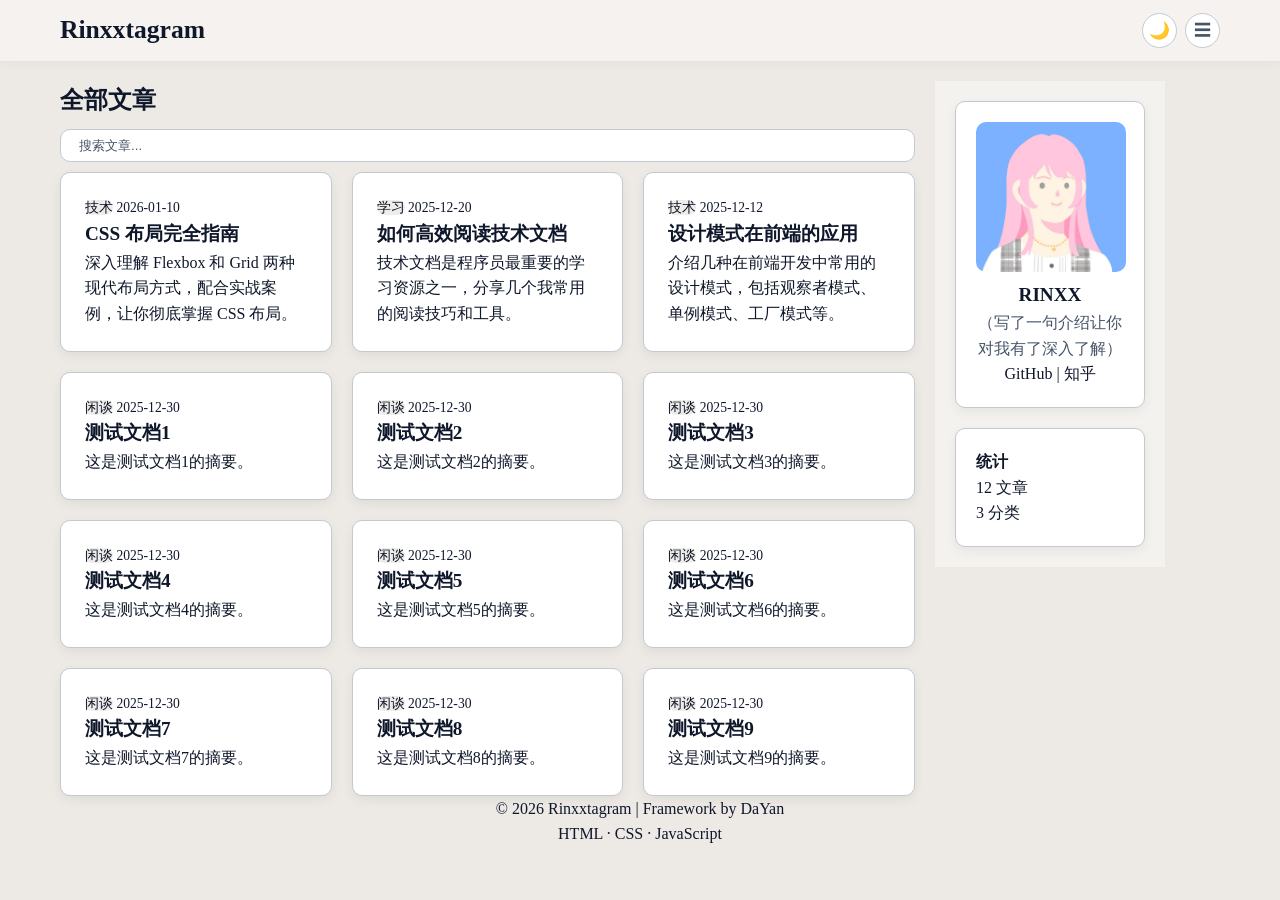
<file: Project1/index.html>
<!DOCTYPE html>
<html lang="zh-CN">
<head>
    <meta charset="UTF-8" />
    <meta name="viewport" content="width=device-width, initial-scale=1.0" />
    <!-- 
      ═══════════════════════════════════════════════════════════
      这里存放了网站标题、favicon、SEO 等知识点
      你可以选择性修改，或直接删除整段并重写你想要的
      ═══════════════════════════════════════════════════════════
    -->
    <title>Rinxxtagram</title>
    <link rel="stylesheet" href="main.css" />
</head>
<body>

    <!-- ========================================================== -->
    <!-- 导航栏                                                -->
    <!-- ═════════════════════════════════════════════════════════════════ -->
    
    <nav class="navbar" id="navbar">
        <div class="container nav-container">
            <span class="logo">Rinxxtagram</span>
            <ul class="nav-menu" id="navMenu">
                <li><a href="index.html" class="active">首页</a></li>
                <li><a href="about.html" class="active">关于</a></li>
            </ul>
            <div class="nav-actions">
                <button class="theme-toggle" id="themeToggle" title="切换主题">🌙</button>
                <button class="menu-toggle" id="menuToggle" title="菜单栏" aria-label="菜单">☰</button>
            </div>
        </div>
    </nav>

    <!-- ========================================================== -->
    <!-- 博客主要内容                                              -->
    <!-- ═══════════════════════════════════════════════════════════ -->

    <main class="container main-grid">

        <!-- ===== 文章列表 ===== -->
        <section class="articles-section">
            <div class="section-header">
                <h2 id="text">全部文章</h2>
                <div class="search-box">
                    <!-- 必须保留 id="searchInput" -->
                    <input type="text" id="searchInput" placeholder="搜索文章..." />
                </div>
            </div>

            <!-- 分类筛选 — 必须保留 id="categoryFilters" -->
            <div class="category-filters" id="categoryFilters">
                <!-- 由 JS 动态生成，你也可以删掉自己写 -->
            </div>

            <!-- 文章列表 — 必须保留 id="articlesGrid" -->
            <div class="articles-grid" id="articlesGrid">
            </div>
        </section>

        <!-- ===== 侧边栏 ===== -->
        <aside class="sidebar">

            <!-- ========================================================== -->
            <!-- 你可以删掉整个侧边栏重写，或删掉部分卡片              -->
            <!-- ========================================================== -->

            <!-- 个人简介 -->
            <div class="sidebar-card profile-card">
                <img src="photo.png" style="width:150px;height:150px;border-radius:10px">
                <h3>RINXX</h3>
                <p class="profile-bio">（写了一句介绍让你对我有了深入了解）</p>
                <div class="profile-social">
                    <a href="https://github.com/RINXXxu">GitHub</a>
                    <span> | </span>
                    <a href="https://www.zhihu.com/people/dramione-45">知乎</a>
                </div>
            </div>

            <!-- (选做) 统计 — 完成该功能需保留 id="totalArticles" "totalCategories" -->
            <div class="sidebar-card">
                <h4>统计</h4>
                <div class="stats-grid">
                    <div class="stat-item">
                        <span class="stat-number" id="totalArticles">12</span>
                        <span class="stat-label">文章</span>
                    </div>
                    <div class="stat-item">
                        <span class="stat-number" id="totalCategories">3</span>
                        <span class="stat-label">分类</span>
                    </div>
                </div>
            </div>

        </aside>

    </main>

    <button id="backToTop" class="back-to-top" aria-label="返回顶部">↑</button>

    <!-- ========================================================== -->
    <!-- 页脚                                                     -->
    <!-- ========================================================== -->
    
    <footer class="footer">
        <div class="container footer-content">
            <p>© 2026 Rinxxtagram | Framework by <a href="https://github.com/hechawai">DaYan</a></p>
            <p class="footer-tech">HTML · CSS · JavaScript</p>
        </div>
    </footer>

    <script src="data.js"></script>
    <script src="main.js"></script>
</body>
</html>
</file>
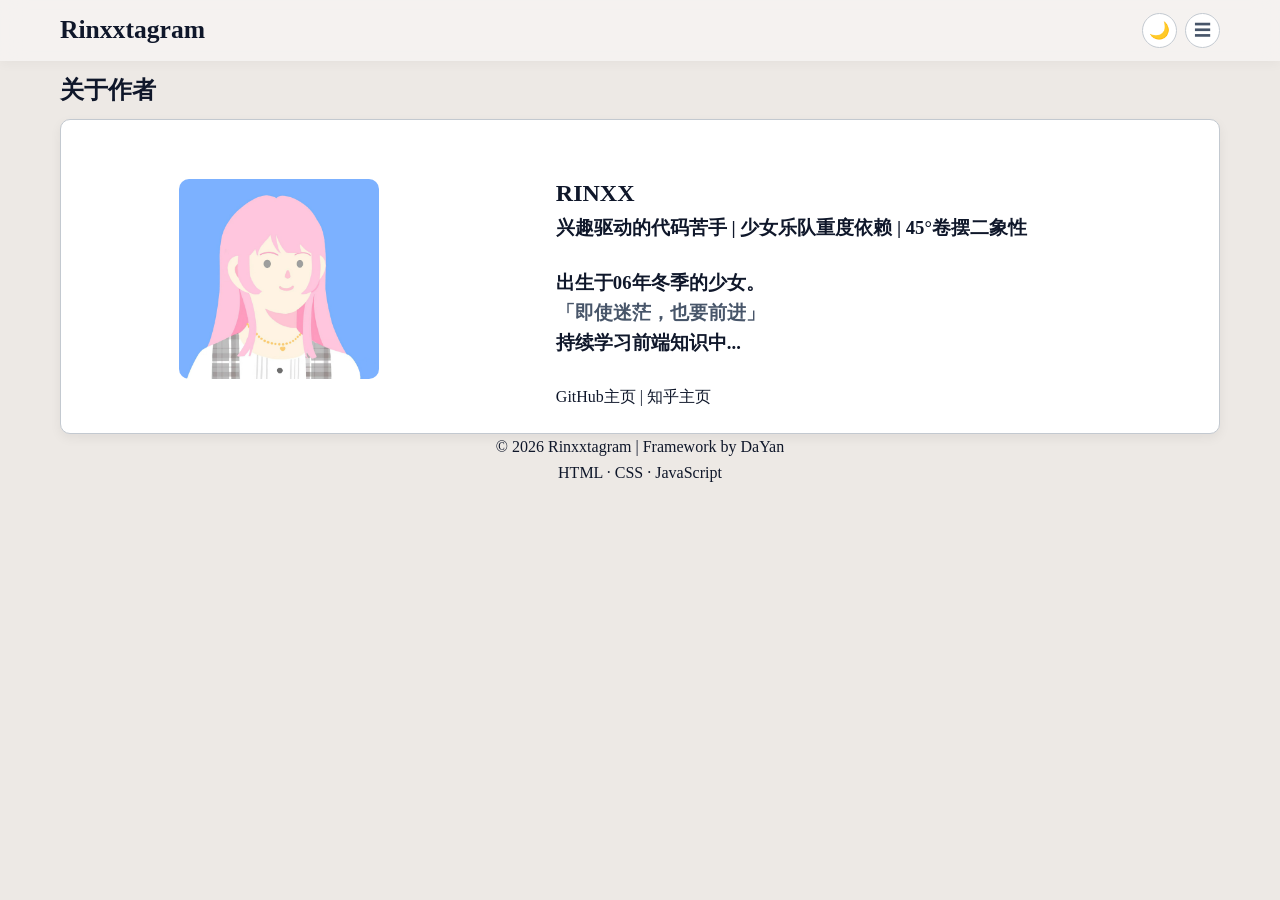
<file: Project1/about.html>
<!DOCTYPE html>
<html lang="zh-CN">
<head>
    <meta charset="UTF-8" />
    <meta name="viewport" content="width=device-width, initial-scale=1.0" />
    <title>Rinxxtagram</title>
    <link rel="stylesheet" href="about.css" />
    <link rel="stylesheet" href="main.css" />
</head>
<body>
    <nav class="navbar" id="navbar">
        <div class="container nav-container">
            <span class="logo">Rinxxtagram</span>
            <ul class="nav-menu" id="navMenu">
                <li><a href="index.html" class="active">首页</a></li>
                <li><a href="about.html" class="active">关于</a></li>
            </ul>
            <div class="nav-actions">
                <button class="theme-toggle" id="themeToggle" title="切换主题">🌙</button>
                <button class="menu-toggle" id="menuToggle" aria-label="菜单">☰</button>
            </div>
        </div>
    </nav>
    <main class="container">
        <h2 id="about-title">关于作者</h2>
        <div class="aboutContainer main-Grid">
            <div class="aboutPicture">
                <img src="photo.png" style="width:200px;height:200px;border-radius:10px">
            </div>   
            <div class="aboutArticle">
                <h2>RINXX</h2>
                <h3 class="about-text">兴趣驱动的代码苦手 | 少女乐队重度依赖 | 45°卷摆二象性</h3>
                <br>
                <h3 class="about-text">出生于06年冬季的少女。</h3>
                <h3 style="color:var(--text-secondary);">「即使迷茫，也要前进」</h3>
                <h3 class="about-text">持续学习前端知识中...</h3>
                <br>
                <div class="profile-social">
                <a href="https://github.com/RINXXxu">GitHub主页</a>
                <span> | </span>
                <a href="https://www.zhihu.com/people/dramione-45">知乎主页</a>
                </div>
            </div>
        </div>
    </main>

    <button id="backToTop" class="back-to-top" aria-label="返回顶部">↑</button>

    <!-- ========================================================== -->
    <!-- 页脚                                                     -->
    <!-- ========================================================== -->
    
    <footer class="footer">
        <div class="container footer-content">
            <p>© 2026 Rinxxtagram | Framework by <a href="https://github.com/hechawai">DaYan</a></p>
            <p class="footer-tech">HTML · CSS · JavaScript</p>
        </div>
    </footer>

    <script src="data.js"></script>
    <script src="main.js"></script>
    <script src="post.js"></script>
</body>
</html>
</file>
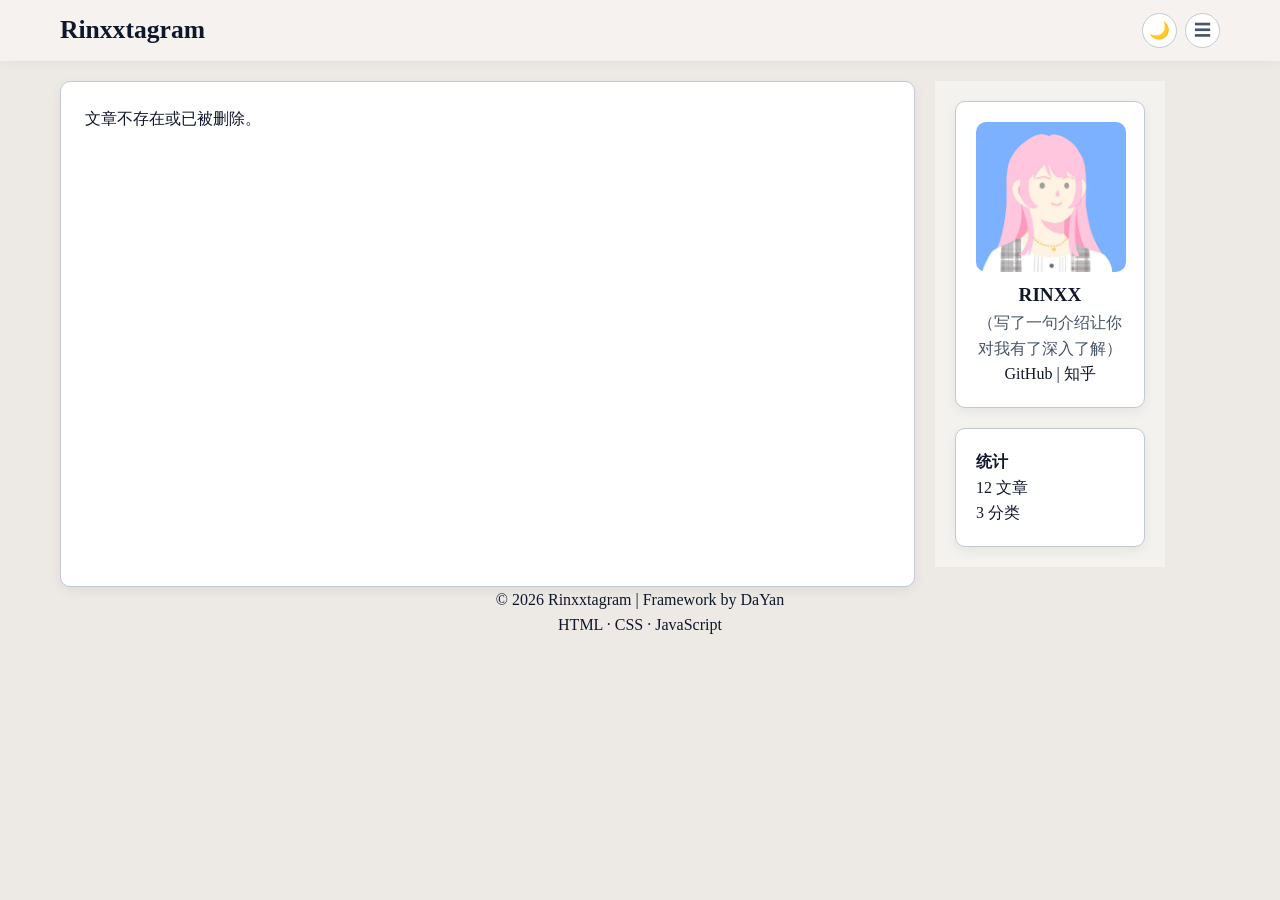
<file: Project1/post.html>
<!DOCTYPE html>
<html lang="zh-CN">
<head>
    <meta charset="UTF-8" />
    <meta name="viewport" content="width=device-width, initial-scale=1.0" />
    <title>Rinxxtagram</title>
    <link rel="stylesheet" href="post.css" />
    <link rel="stylesheet" href="main.css" />
</head>
<body>
    <nav class="navbar" id="navbar">
        <div class="container nav-container">
            <span class="logo">Rinxxtagram</span>
            <ul class="nav-menu" id="navMenu">
                <li><a href="index.html" class="active">首页</a></li>
                <li><a href="about.html" class="active">关于</a></li>
            </ul>
            <div class="nav-actions">
                <button class="theme-toggle" id="themeToggle" title="切换主题">🌙</button>
                <button class="menu-toggle" id="menuToggle" aria-label="菜单">☰</button>
            </div>
        </div>
    </nav>

    <main class="container mainGrid">
        <article class="post-container">
            <h1 id="post-title"></h1>
            <div class="post-meta">
                <span id="post-category" ></span>
                <span id="post-date"></span>
            </div>
            <div id="post-content"></div>
        </article>


            <!-- ===== 侧边栏 ===== -->
        <aside class="sidebar">

            <!-- ========================================================== -->
            <!-- 你可以删掉整个侧边栏重写，或删掉部分卡片              -->
            <!-- ========================================================== -->

            <!-- 个人简介 -->
            <div class="sidebar-card profile-card">
                <img src="photo.png" style="width:150px;height:150px;border-radius:10px">
                <h3>RINXX</h3>
                <p class="profile-bio">（写了一句介绍让你对我有了深入了解）</p>
                <div class="profile-social">
                    <a href="https://github.com/RINXXxu">GitHub</a>
                    <span> | </span>
                    <a href="https://www.zhihu.com/people/dramione-45">知乎</a>
                </div>
            </div>

            <!-- (选做) 统计 — 完成该功能需保留 id="totalArticles" "totalCategories" -->
            <div class="sidebar-card">
                <h4>统计</h4>
                <div class="stats-grid">
                    <div class="stat-item">
                        <span class="stat-number" id="totalArticles">12</span>
                        <span class="stat-label">文章</span>
                    </div>
                    <div class="stat-item">
                        <span class="stat-number" id="totalCategories">3</span>
                        <span class="stat-label">分类</span>
                    </div>
                </div>
            </div>

        </aside>


    </main>

    <button id="backToTop" class="back-to-top" aria-label="返回顶部">↑</button>

    <!-- ========================================================== -->
    <!-- 页脚                                                     -->
    <!-- ========================================================== -->
    
    <footer class="footer">
        <div class="container footer-content">
            <p>© 2026 Rinxxtagram | Framework by <a href="https://github.com/hechawai">DaYan</a></p>
            <p class="footer-tech">HTML · CSS · JavaScript</p>
        </div>
    </footer>

    <script src="data.js"></script>
    <script src="main.js"></script>
    <script src="post.js"></script>
</body>
</html>
</file>
<file: Project1/main.css>
:root {
    --primary:#124eaf;
    --bg-body:#ede9e5;
    --bg-card:#ffffff;
    --bg-nav:rgba(246, 243, 241, 0.9);
    --bg-filter:#efedea;
    --bg-input:#ffffff;
    --text-primary: #0f172a;
    --text-secondary: #475569;
    --border-color: #c3c9d0;
    --shadow: 0 4px 12px rgba(0,0,0,0.06);
    --shadow-hover:0 12px 30px rgba(0, 0, 0, 0.1);
    --transition:0.3s ease;
    --radius:10px;
    --highlight:#ffcc00;
    --text-highlight:#0f172a;
}

body.dark {
    --primary:#3b82f6;
    --bg-body: #0c1526;
    --bg-card: #1e293b;
    --bg-nav: rgba(19, 27, 44, 0.9);
    --bg-filter: #2a3545; /*原定色号#334155*/
    --bg-input:#1e293b;
    --text-primary: #f1f5f9;
    --text-secondary: #cbd5e1;
    --text-muted: #64748b;
    --border-color: #334155;
    --shadow: 0 4px 12px rgba(0, 0, 0, 0.3);
    --shadow-hover: 0 12px 30px rgba(0, 0, 0, 0.5);
    --highlight:#E5C07B;
    --text-highlight:#0c1526;
}

/* ================================================================
   重置
   ================================================================ */
* {
    margin: 0;
    padding: 0;
    box-sizing: border-box;
}

body {
    font-family: system-ui, -apple-system, sans-serif;
    background: var(--bg-body);
    color: var(--text-primary);
    line-height: 1.6;
    transition: background var(--transition), color var(--transition);
    min-height: 100vh;
    font-family:'Times New Roman', Times, serif;
}

.container {
    max-width: 1200px;
    margin: 0 auto;
    padding: 0 20px;
}

/* ================================================================
   导航 (请自行设计)
   ================================================================ */
.navbar {
    background:var(--bg-nav);
    backdrop-filter: blur(12px);
    padding-top:10px;
    padding-bottom:10px;
    box-shadow:0 4px 10px rgba(0,0,0,0.03);;
}

.nav-container {
    display: flex;
    gap: 16px;
}

.logo {
    font-size: 1.6rem;
    font-weight: 700;
    color: var(--text-primary); 
}
.logo:hover {
    color:var(--primary);
}

.nav-menu {
    display:none;
    list-style: none;
    margin-left:20px;
    margin-top:10px;
}
.nav-menu a {
    text-decoration: none;
    color: inherit;
}
.nav-menu a:hover{
    color:var(--primary);
}

.nav-actions {
    display:flex;
    margin-left: auto; 
    gap: 8px;
    align-items: center;
}

.theme-toggle,
.menu-toggle {
    font-size:1.05rem;
    background:var(--bg-card);
    border:1px solid var(--border-color);
    width:35px;
    height:35px;
    border-radius:50%;
    color:var(--text-secondary);
    cursor: pointer;
}
.theme-toggle:hover,
.menu-toggle:hover {
    transform:scale(1.05);
}

.menu-toggle {
    /* 样式由你定义 */
    /* 参考：display: none; */
}

/* ================================================================
   主布局 (请自行设计)
   ================================================================ */
.main-grid {
    /* 样式由你定义 */
    /* 参考：display: grid; grid-template-columns: 2fr 1fr; gap: 32px; */
    /* 参考：padding: 32px 0 48px; */
}

/* ================================================================
   文章区域 (请自行设计)
   ================================================================ */
.section-header {
    /* 样式由你定义 */
    /* 参考：display: flex; justify-content: space-between; align-items: center; */
    /* 参考：flex-wrap: wrap; gap: 12px; margin-bottom: 16px; */
}
.section-header h2 {
    /* 样式由你定义 */
    /* 参考：font-size: 1.5rem; */
}

.search-box {
    /* 样式由你定义 */
    /* 参考：flex: 1; min-width: 180px; max-width: 300px; */
}
.search-box input {
    width: 100%;
    padding:8px 18px;
    border: 1px solid var(--border-color);
    border-radius: var(--radius);
    background: var(--bg-input);
    margin-top:10px;
    margin-bottom:10px;
    color:var(--text-primary);
}
.search-box input:focus {
    border: 1px solid var(--primary);
    outline:none;
}
.search-box input::placeholder{
    color:var(--text-secondary);
}

.category-filters {
    /* 样式由你定义 */
    /* 参考：display: flex; flex-wrap: wrap; gap: 10px; margin-bottom: 24px; */
}

.filter-btn {
    /* 样式由你定义 */
    /* 参考：padding: 6px 20px; border: 1px solid var(--border-color); */
    /* 参考：border-radius: var(--radius-full); background: var(--bg-filter); */
}
.filter-btn:hover {
    /* 样式由你定义 */
    /* 参考：transform: translateY(-2px); box-shadow: var(--shadow); */
}
.filter-btn.active {
    /* 样式由你定义 */
    /* 参考：background: var(--primary); color: #fff; border-color: var(--primary); */
}

.articles-section{
    grid-area:articles;
    margin-top:20px;
}

.articles-grid {
    display: grid;
    gap:20px;
}

.article-card {
    background:var(--bg-card);
    border-radius:var(--radius);
    padding:24px;
    border:1px solid var(--border-color);
    box-shadow: var(--shadow);
    cursor: pointer;
}
.article-card:hover {
    border-color:var(--primary);
    box-shadow: var(--shadow-hover);
}

.article-meta {
    gap:16px;
    color:var(--text-muted);
    font-size:0.85rem;
}

.article-category {
    background: var(--bg-filter);
    border-radius: var(--radius);
}

.article-card h3 {
    font-size:1.2rem;
    color:var(--text-primary);
}
.article-card p {
    color:var(--text-primary);
    /* 样式由你定义 */
    /* 参考：color: var(--text-secondary); margin-bottom: 14px; */
}

.article-footer {
    align-items: center;
    border-top: 1px solid var(--border-color);
    /* 样式由你定义 */
    /* 参考：display: flex; justify-content: space-between; align-items: center; */
    /* 参考：border-top: 1px solid var(--border-color); padding-top: 14px; */
}

mark.highlight{
    background: var(--highlight);
    border-radius: 5px;
    color: var(--text-highlight);
    padding: 0;
}

.fav-btn {
    /* 样式由你定义 */
    /* 参考：background: none; border: none; cursor: pointer; font-size: 1.2rem; */
}
.fav-btn:hover {
    /* 样式由你定义 */
    /* 参考：transform: scale(1.2); */
}
.fav-btn.favorited {
    /* 样式由你定义 */
    /* 参考：color: #f59e0b; */
}

.empty-state {
    /* 样式由你定义 */
    /* 参考：text-align: center; padding: 48px 20px; color: var(--text-muted); */
    /* 参考：background: var(--bg-card); border: 2px dashed var(--border-color); */
}

/* ================================================================
   侧边栏 (请自行设计)
   ================================================================ */
.sidebar {
    grid-area:sidebar;
    margin-top: 20px;
    max-width: 230px;
    background:var(--bg-nav);
    padding:0 20px;
}

.sidebar-card {
    max-width:190px;
    background: var(--bg-card);
    border:1px solid var(--border-color);
    box-shadow: var(--shadow);
    border-radius: var(--radius);
    padding:20px;
    margin:20px 0;
}
.sidebar-card:hover {
    box-shadow: var(--shadow-hover);
}
.sidebar-card h4 {
    /* 样式由你定义 */
    /* 参考：font-size: 1.1rem; margin-bottom: 12px; border-bottom: 1px solid var(--border-color); */
    /* 参考：padding-bottom: 10px; */
}

.profile-card {
    text-align:center;
}

.profile-card h3 {
    font-size:1.2rem;
}

.profile-bio {
    color: var(--text-secondary);
}

.profile-social a{
    text-decoration: none;
    color: inherit;
    /* 样式由你定义 */
    /* 参考：display: flex; justify-content: center; gap: 14px; flex-wrap: wrap; */
}
.profile-social a:hover{
    color:var(--primary);
}

.tag-cloud {
    /* 样式由你定义 */
    /* 参考：display: flex; flex-wrap: wrap; gap: 8px; */
}
.tag {
    /* 样式由你定义 */
    /* 参考：background: var(--bg-filter); padding: 4px 14px; border-radius: var(--radius-full); */
    /* 参考：font-size: 0.85rem; color: var(--text-secondary); border: 1px solid var(--border-color); */
}
.tag:hover {
    /* 样式由你定义 */
    /* 参考：background: var(--primary); color: #fff; border-color: var(--primary); */
}

.recent-list {
    /* 样式由你定义 */
    /* 参考：list-style: none; */
}
.recent-list li {
    /* 样式由你定义 */
    /* 参考：padding: 8px 0; border-bottom: 1px solid var(--border-color); */
    /* 参考：display: flex; justify-content: space-between; align-items: center; */
}
.recent-list li:last-child {
    /* 样式由你定义 */
    /* 参考：border-bottom: none; */
}
.recent-list a {
    /* 样式由你定义 */
    /* 参考：color: var(--text-primary); */
}
.recent-list a:hover {
    /* 样式由你定义 */
    /* 参考：color: var(--primary); */
}
.recent-date {
    /* 样式由你定义 */
    /* 参考：font-size: 0.8rem; color: var(--text-muted); */
}

.stats-grid {
    /* 样式由你定义 */
    /* 参考：display: grid; grid-template-columns: repeat(2, 1fr); gap: 10px; */
    /* 参考：text-align: center; */
}
.stat-item {
    /* 样式由你定义 */
    /* 参考：background: var(--bg-filter); border-radius: var(--radius-sm); padding: 10px 6px; */
    /* 参考：border: 1px solid var(--border-color); */
}
.stat-number {
    /* 样式由你定义 */
    /* 参考：display: block; font-size: 1.6rem; font-weight: 700; color: var(--primary); */
}
.stat-label {
    /* 样式由你定义 */
    /* 参考：font-size: 0.8rem; color: var(--text-muted); */
}

.back-to-top {
  position: fixed;
  right: 24px;
  bottom: 24px;
  z-index: 9999;
  width: 44px;
  height: 44px;
  display:grid;
  grid-area: backtotop;
  border: 1px solid var(--border-color);
  border-radius: 50%;
  background: var(--bg-card);
  color: var(--text-secondary);
  box-shadow: var(--shadow);
  font-size: 1.2rem;
  align-items: center;
  justify-items: center;
  cursor: pointer;

  /* 默认隐藏，渐入渐出靠 transition */
  opacity: 0;
  visibility: hidden;
  transform: translateY(12px);
  transition: opacity 0.3s ease, transform 0.3s ease, visibility 0.3s ease;
}

.back-to-top.show {
  opacity: 1;
  visibility: visible;
  transform: translateY(0);
}

.back-to-top:hover {
  border:1px solid var(--primary);
  box-shadow: var(--shadow-hover);
  transform:scale(1.05);
}

/* ================================================================
   页脚 (请自行设计)
   ================================================================ */
.footer {
    padding-top:var(--padding-top);
    text-align: center;
    /* 样式由你定义 */
    /* 参考：background: var(--bg-card); border-top: 1px solid var(--border-color); */
    /* 参考：padding: 24px 0; text-align: center; color: var(--text-secondary); */
}
.footer-content a {
    text-decoration: none;
    color: inherit;
}
.footer-content a:hover{
    color:var(--primary);
}
.footer-tech {
    /* 样式由你定义 */
    /* 参考：font-size: 0.85rem; color: var(--text-muted); */
}

/* ================================================================
   响应式 (请自行设计断点)
   ================================================================ */
@media (min-width: 1024px) {
    .main-grid{
        display:grid;
        grid-gap:20px;
        grid-template-columns: 3fr 1fr;
        grid-template-areas:
        "articles sidebar"
        "articles backtotop";
    }
    .articles-grid{
        grid-template-columns: repeat(3,1fr);
    }
}

@media (max-width: 1024px) {
    .main-grid{
        display:grid;
        grid-gap:20px;
        grid-template-columns: 2fr 1fr;
        grid-template-areas:
        "articles sidebar"
        "articles backtotop";
    }

    .articles-grid{
        grid-template-columns: repeat(2,1fr);
    }
}

@media (max-width: 768px) {
    .main-grid{
        display:grid;
        grid-gap:20px;
        grid-template-columns: 2fr 1fr;
        grid-template-areas:
        "articles sidebar"
        "articles backtotop";
    }

    .articles-grid{
        grid-template-columns: 1fr;
    }
}

@media (max-width: 540px) {
    .main-grid{
        display:grid;
        grid-gap:20px;
        grid-template-columns:1fr;
        grid-template-areas:
        "articles"
    }

    .sidebar {
        display:none;
    }

    .articles-grid{
        grid-template-columns: 1fr;
    }
}
</file>
<file: Project1/about.css>
#about-title{
    margin-top:10px;
}

.aboutContainer{
    background:var(--bg-card);
    border-radius:var(--radius);
    padding:24px;
    border:1px solid var(--border-color);
    box-shadow: var(--shadow);
    margin-top: 10px;
}

.aboutPicture{
    padding-top:35px;
}

.aboutArticle{
    padding-top:30px;
}

.about-text{
    color:var(--text-primary);
}

@media(min-width:768px){
    .main-Grid{
    display:grid;
    grid-template-columns:repeat(12,1fr);
    grid-gap: 20px;
    }

    .aboutArticle{
        grid-column:6/span 6;
    }

    .aboutPicture{
        grid-column:2/span 4;
    }
}

@media(max-width:767px){
    .main-Grid{
    display:grid;
    grid-template-columns:1fr;
    grid-gap: 20px;
    grid-template-areas:
    "aboutPicture"
    "aboutArticle"
    }
    .aboutPicture,
    .aboutArticle {
        grid-column: auto;
    }

    .aboutArticle{
        grid-area:aboutArticle;
    }

    .aboutPicture{
        grid-area:aboutPicture;
    }

}
</file>
<file: Project1/post.css>
.post-container{
    grid-area: article;
    background:var(--bg-card);
    border-radius:var(--radius);
    padding:24px;
    border:1px solid var(--border-color);
    box-shadow: var(--shadow);
    margin-top: 20px;
}

.post-meta{
    gap:16px;
    color:var(--text-muted);
    font-size:0.9rem;
}

#post-category {
    background: var(--bg-filter);
    border-radius: var(--radius);
}

.post-container h1{
    font-size: 2rem;
    color:var(--text-primary);
}

#post-content{
    margin-top: 10px;
    color:var(--text-primary);
    white-space: pre-wrap;
}


@media (min-width: 1024px) {
    .mainGrid{
        display:grid;
        grid-gap:20px;
        grid-template-columns: 3fr 1fr;
        grid-template-areas:
        "article sidebar"
        "article backtotop";
    }
    .articles-grid{
        grid-template-columns: 1fr;
    }
}

@media (max-width: 1024px) {
    .mainGrid{
        display:grid;
        grid-gap:20px;
        grid-template-columns: 2fr 1fr;
        grid-template-areas:
        "article sidebar"
        "article backtotop";
    }

    .articles-grid{
        grid-template-columns: 1fr;
    }
}

@media (max-width: 540px) {
    .mainGrid{
        display:grid;
        grid-gap:20px;
        grid-template-columns:1fr;
        grid-template-areas:
        "article"
    }

    .sidebar {
        display:none;
    }

    .articles-grid{
        grid-template-columns: 1fr;
    }
}
</file>
